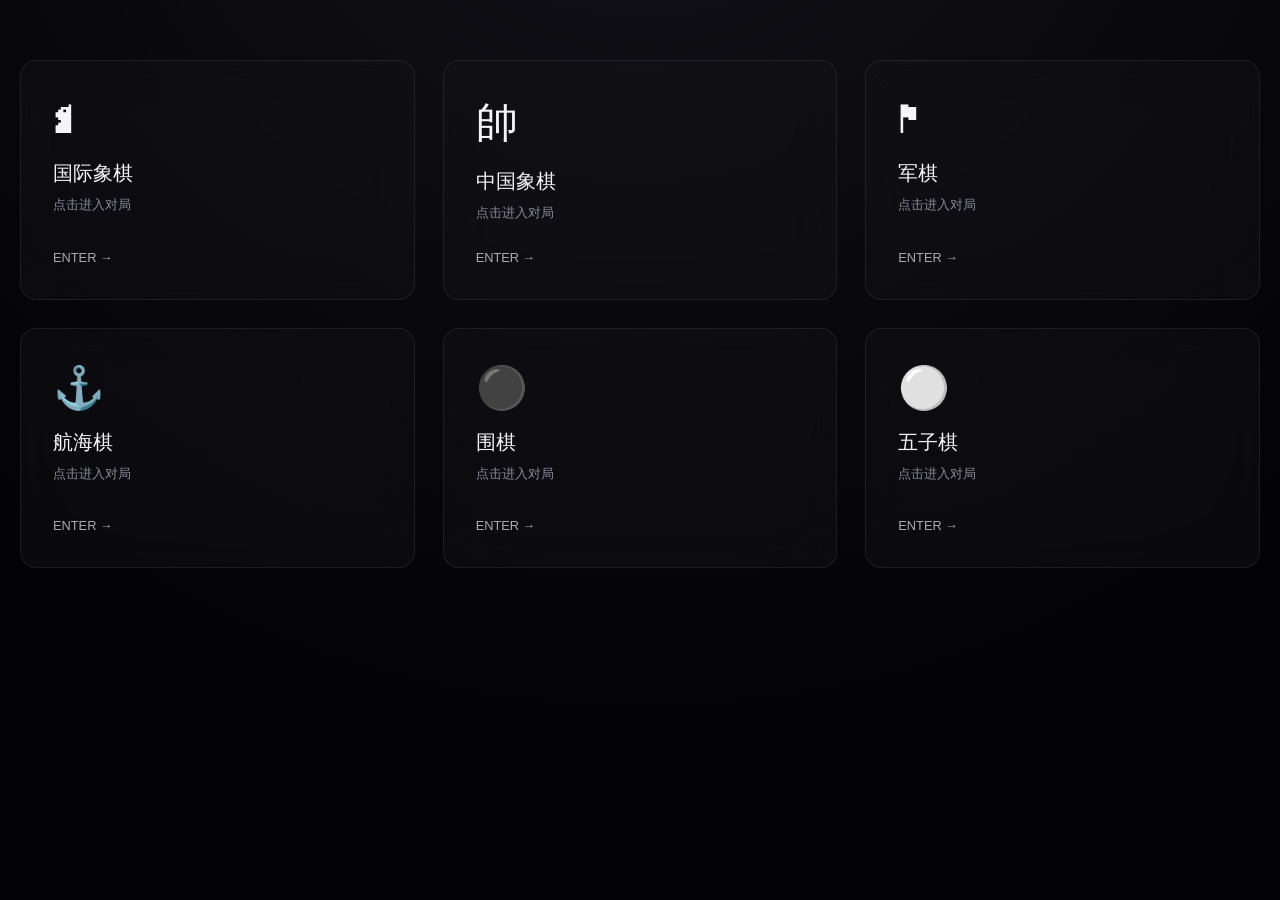
<file: index.html>
<!DOCTYPE html>
<html lang="zh-CN">
<head>
    <meta charset="UTF-8">
    <meta name="viewport" content="width=device-width, initial-scale=1.0">
    <title>Omni Board Studio - Premium Hub</title>
    <style>
        :root {
            --bg-base: #030305;
            --bg-glow: #13131a;
            --glass-bg: rgba(20, 20, 25, 0.45);
            --glass-border: rgba(255, 255, 255, 0.08);
            --glass-border-hover: rgba(255, 255, 255, 0.18);
            --text-main: #f5f5f7;
            --text-dim: #888899;
            --accent: #ffffff;
            --accent-glow: #a0a0ff;
        }

        * { margin: 0; padding: 0; box-sizing: border-box; font-family: -apple-system, BlinkMacSystemFont, "Segoe UI", Roboto, sans-serif; }
       
        body {
            background-color: var(--bg-base);
            background-image: radial-gradient(circle at 50% -30%, var(--bg-glow) 0%, transparent 75%);
            color: var(--text-main);
            min-height: 100vh;
            padding: 60px 20px;
        }

        .matrix-grid {
            display: grid;
            grid-template-columns: repeat(auto-fit, minmax(340px, 1fr));
            gap: 28px;
            max-width: 1280px;
            width: 100%;
            margin: 0 auto;
        }

        .game-card {
            background: var(--glass-bg);
            border: 1px solid var(--glass-border);
            border-radius: 16px;
            padding: 34px 32px;
            cursor: pointer;
            backdrop-filter: blur(24px);
            height: 240px;
            display: flex;
            flex-direction: column;
            justify-content: space-between;
            transition: all 0.4s cubic-bezier(0.16, 1, 0.3, 1);
        }

        .game-card:hover {
            transform: translateY(-8px);
            border-color: var(--glass-border-hover);
            box-shadow: 0 25px 50px -12px rgba(0,0,0,0.6);
        }

        .card-icon { font-size: 2.6rem; margin-bottom: 16px; }
        .card-title { font-size: 1.28rem; margin-bottom: 8px; }
        .card-desc { font-size: 0.82rem; color: var(--text-dim); line-height: 1.5; }

        .arena-container {
            position: fixed;
            inset: 0;
            background: var(--bg-base);
            flex-direction: column;
            z-index: 9999;
            display: none;
        }
        .arena-container.active { display: flex; }

        .frame-wrapper { flex: 1; position: relative; background: #000; }
        .game-frame {
            position: absolute;
            inset: 0;
            width: 100%;
            height: 100%;
            border: none;
            display: none;
        }
        .game-frame.active { display: block; }

        .error-msg {
            position: absolute;
            top: 50%;
            left: 50%;
            transform: translate(-50%, -50%);
            color: #ff6666;
            background: rgba(0,0,0,0.8);
            padding: 15px 25px;
            border-radius: 8px;
            display: none;
            z-index: 100;
        }
    </style>
</head>
<body>

    <div class="matrix-grid" id="grid"></div>

    <div class="arena-container" id="arenaContainer">
        <div style="height:60px;background:#09090d;display:flex;align-items:center;padding:0 28px;justify-content:space-between;border-bottom:1px solid #222;">
            <button onclick="exitArena()" style="padding:8px 18px;background:transparent;border:1px solid #444;color:#aaa;border-radius:8px;cursor:pointer;">← 返回大厅</button>
            <div id="arenaTitleDisplay" style="color:#888;font-size:0.95rem;letter-spacing:1px;">TACTICAL MATRIX</div>
        </div>
        
        <div class="frame-wrapper">
            <div class="error-msg" id="errorMsg"></div>
            
            <iframe id="frameInternationalChess" class="game-frame" data-src="Chess.html"></iframe>
            <iframe id="frameChineseChess" class="game-frame" data-src="chinese-chess.html"></iframe>
            <iframe id="frameMilitaryFlag" class="game-frame" data-src="military-flag.html"></iframe>
            <iframe id="frameNavalFlag" class="game-frame" data-src="naval-flag.html"></iframe>
            <iframe id="frameGo" class="game-frame" data-src="go.html"></iframe>
            <iframe id="frameGomoku" class="game-frame" data-src="gomoku.html"></iframe>
        </div>
    </div>

    <script>
        const games = [
            { id: "frameInternationalChess", title: "国际象棋", src: "Chess.html", icon: "♞" },
            { id: "frameChineseChess", title: "中国象棋", src: "chinese-chess.html", icon: "帥" },
            { id: "frameMilitaryFlag", title: "军棋", src: "military-flag.html", icon: "⚑" },
            { id: "frameNavalFlag", title: "航海棋", src: "naval-flag.html", icon: "⚓" },
            { id: "frameGo", title: "围棋", src: "go.html", icon: "⚫" },
            { id: "frameGomoku", title: "五子棋", src: "gomoku.html", icon: "⚪" }
        ];

        function createCards() {
            const grid = document.getElementById('grid');
            grid.innerHTML = '';

            games.forEach(game => {
                const card = document.createElement('div');
                card.className = 'game-card';
                card.innerHTML = `
                    <div>
                        <div class="card-icon">${game.icon}</div>
                        <div class="card-title">${game.title}</div>
                        <div class="card-desc">点击进入对局</div>
                    </div>
                    <div style="color:#aaa;font-size:0.8rem;">ENTER →</div>
                `;
                card.onclick = () => enterArena(game.id, game.title, game.src);
                grid.appendChild(card);
            });
        }

        function enterArena(frameId, title, src) {
            document.getElementById('arenaTitleDisplay').textContent = title;
            document.getElementById('arenaContainer').classList.add('active');

            // 隐藏所有frame
            document.querySelectorAll('.game-frame').forEach(f => f.classList.remove('active'));

            const frame = document.getElementById(frameId);
            const errorMsg = document.getElementById('errorMsg');

            errorMsg.style.display = 'none';

            // 设置src并显示
            if (!frame.src || frame.src.endsWith('/')) {
                frame.src = src;
            }
            frame.classList.add('active');

            // 错误监控
            frame.onload = () => {
                console.log(`✅ ${title} 加载成功`);
            };

            frame.onerror = () => {
                errorMsg.textContent = `❌ 无法加载 ${title}，请检查文件是否存在`;
                errorMsg.style.display = 'block';
                console.error(`加载失败: ${src}`);
            };
        }

        function exitArena() {
            document.getElementById('arenaContainer').classList.remove('active');
        }

        // 初始化
        window.onload = createCards;
    </script>
</body>
</html>
</file>
